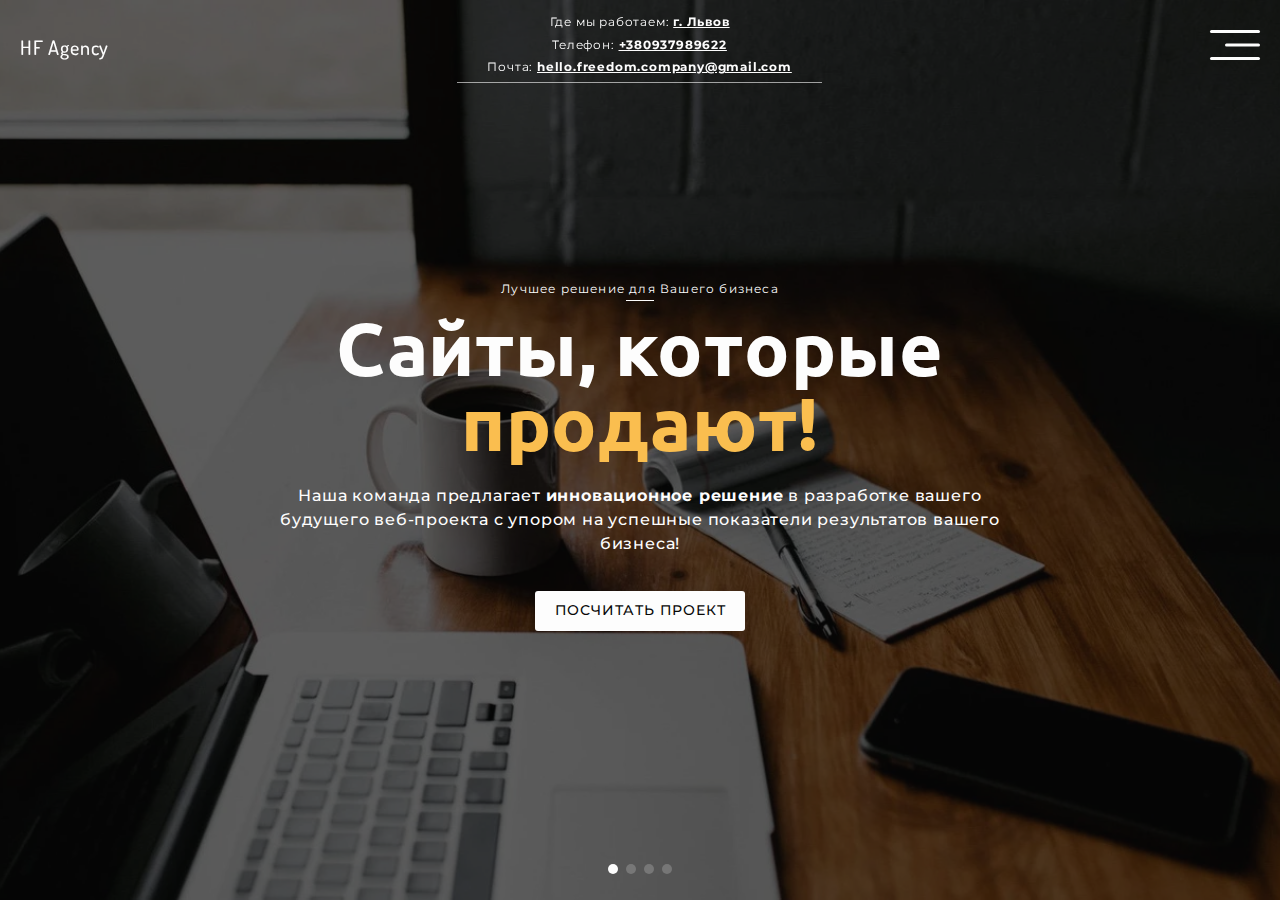
<file: index.html>
<!DOCTYPE html>
<html lang="ru">
<head>
   <meta charset="UTF-8">
   <meta http-equiv="X-UA-Compatible" content="IE=edge">
   <meta name="viewport" content="width=device-width, initial-scale=1.0">

   <link rel="stylesheet" href="assets/css/style.min.css">

   <link type="image/x-icon" rel="shortcut icon" href="./favicon.ico">

   <link type="image/png" sizes="16x16" rel="icon" href="./favicon-16x16.png">
   <link type="image/png" sizes="32x32" rel="icon" href="./favicon-32x32.png">
   <link type="image/png" sizes="96x96" rel="icon" href="./favicon-96x96.png">
   <link type="image/png" sizes="120x120" rel="icon" href="./favicon-120x120.png">
   <link type="image/png" sizes="192x192" rel="icon" href="./android-icon-192x192.png">

   <link sizes="57x57" rel="apple-touch-icon" href="./apple-touch-icon-57x57.png">
   <link sizes="60x60" rel="apple-touch-icon" href="./apple-touch-icon-60x60.png">
   <link sizes="72x72" rel="apple-touch-icon" href="./apple-touch-icon-72x72.png">
   <link sizes="76x76" rel="apple-touch-icon" href="./apple-touch-icon-76x76.png">
   <link sizes="114x114" rel="apple-touch-icon" href="./apple-touch-icon-114x114.png">
   <link sizes="120x120" rel="apple-touch-icon" href="./apple-touch-icon-120x120.png">
   <link sizes="144x144" rel="apple-touch-icon" href="./apple-touch-icon-144x144.png">
   <link sizes="152x152" rel="apple-touch-icon" href="./apple-touch-icon-152x152.png">
   <link sizes="180x180" rel="apple-touch-icon" href="./apple-touch-icon-180x180.png">

   <link color="#070d2d" rel="mask-icon" href="./safari-pinned-tab.svg">

   <meta name="theme-color" content="#ffffff">

   <meta name="robots" content="index, follow">

   <meta property="og:locale" content="ru_RU">
   <meta property="og:type" content="website">
   <meta property="og:title" content="Разработка сайтов под ключ. Агенция Hello Freedom">
   <meta property="og:description" content="Разработка веб-приложений любой сложности с упором на бизнес задачи клиента. Качественные и надежные веб-решения для вашего бизнеса.">
   <meta property="og:image" content="./og-image.jpg">
   <meta property="og:url" content="https://hello-freedom.com/">
   <meta property="og:site_name" content="Hello Freedom Agency">

   <meta name="Author" content='Hello Freedom Agency'>
   <meta name="Copyright" content='Hello Freedom Agency'>
   <meta name="Address" content='Lviv Sity'>

   <meta name="format-detection" content="telephone=no">

   <meta name="keywords" content="Сайты, разработка сайтов, веб-приложения, приложения, дизайн сайтов, программирование, landing-page"> 
   <meta name="description" content="✅Разработка сайтов. Быстрая и качественная разработка сайтов любой стожности.✅Разработка сайтов и веб-приложений в компании Hello Freedom.😍Качественные сайты и приложения. Лучшее решение для вашего бизнеса в разработке и создании сайтов и веб-приложений 💚">
   <title>HF Agency -Разработка сайтов под ключ | Заказать разработку сайта для вашего бизнеса</title>
</head>

<body>
   <div id="root" class="wrapper">
      <header class="header">
   <div class="header__container container">
      <div class="header__inner">
         <div class="header__side header__side--left">
            <div class="header__logo logo">
               <a class="logo__link" href="/">
                  HF Agency
               </a>
            </div>
         </div>
         <div class="header__side header__side--center">
            <div class="header__info header-info">
               <ul class="header-info__list">
                  <li class="header-info__work-sity">
                     <span>Где мы работаем</span>: <strong><a href="https://www.google.com/maps/place/Львов+Львовская+область/" target="_blank">г. Львов</a></strong>
                  </li>
                  <li class="header-info__work-tel">
                     <span>Телефон:</span> <strong><a href="tel:380937989622">+380937989622</a></strong>
                  </li>
                  <li class="header-info__work-mail">
                     <span>Почта:</span> <strong><a href="mailto:hello.freedom.company@gmail.com">hello.freedom.company@gmail.com</a></strong>
                  </li>
               </ul>
            </div>
         </div>
         <div class="header__side header__side--right">
            <div class="header__navigation navigation">
               <h4 class="navigation__title">Узнай о нас</h4>
               <ul class="navigation__items">
                  <li class="navigation__item">
                     <button class="navigation__link" data-popap-openclick='about'>
                        <span>О нас</span>
                     </button>
                  </li>
                  <li class="navigation__item">
                     <button class="navigation__link" data-popap-openclick='team'>
                        <span>Наша команда</span>
                     </button>
                  </li>
                  <li class="navigation__item">
                     <button class="navigation__link" data-popap-openclick='contacts'>
                        <span>Контакты</span>
                     </button>
                  </li>
               </ul>  
               <div class="navigation__info header-info">
                  <ul class="header-info__list">
                     <li class="header-info__work-tel">
                        <span>Телефон:</span> <strong><a href="tel:380937989622">+380937989622</a></strong>
                     </li>
                     <li class="header-info__work-mail">
                        <span>Почта:</span> <strong><a href="mailto:hello.freedom.company@gmail.com">hello.freedom.company@gmail.com</a></strong>
                     </li>
                  </ul>
               </div> 
               <div class="navigation__social social">
                  <ul class="social__items">
                     <li class="social__item">
                        <a class="social__link" href="#">
                           <img class="social__image" src="./assets/images/social/instagram.svg" alt="instagram">
                        </a>
                     </li>
                     <li class="social__item">
                        <a class="social__link" href="#">
                           <img class="social__image" src="./assets/images/social/telegram.svg" alt="telegram">
                        </a>
                     </li>
                     <li class="social__item">
                        <a class="social__link" href="#">
                           <img class="social__image" src="./assets/images/social/facebook.svg" alt="facebook">
                        </a>
                     </li>
                  </ul>
               </div>
            </div>
            <div class="header__menu-icon-wrapper">
               <div class="header__menu-icon menu-icon">
                  <span></span>
               </div>
            </div>
         </div>
      </div>   
   </div>
</header>
      <main class="page">
         <section class="page__welcome welcome">
   <div class="welcome__container swiper">
      <div class="welcome__inner swiper-wrapper">
         <div class="welcome__slide swiper-slide">
            <picture class="swiper-slide__image">
               <source type="image/webp" srcset="./assets/images/cover/slide-1.webp">
               <img src="./assets/images/cover/slide-1.jpg" alt="slide-1">
            </picture>
            <article class="swiper-slide__inner">
               <div class="swiper-slide__title title">
                  <h5 class="title__item">Лучшее решение для Вашего бизнеса</h5>
                  <h1 class="title__main">Сайты, которые <span>продают!</span></h1>
                  <p class="title__sub">
                     Наша команда предлагает <span>инновационное решение</span> в разработке вашего будущего веб-проекта с упором 
                     на успешные показатели результатов вашего бизнеса!
                  </p>
               </div>
               <div>
                  <a class="swiper-slide__button button" href="./forms/calculation.html" target="_blank">Посчитать проект</a>
               </div>
            </article>
         </div>
         <div class="welcome__slide swiper-slide">
            <picture class="swiper-slide__image">
               <source type="image/webp" srcset="./assets/images/cover/slide-2.webp">
               <img src="./assets/images/cover/slide-2.jpg" alt="slide-2">
            </picture>
            <article class="swiper-slide__inner">
               <div class="swiper-slide__title title">
                  <h5 class="title__item">&lt;Hello Freedom&gt;</h5>
                  <h2 class="title__main">Сайты, которые <span>анализируют</span></h2>
                  <p class="title__sub">
                     Наши сайты - это не просто красивая картинка на экране, это способ <span>привлечения потенциальных клиентов</span>
                     в ваш бизнес. Мы даем такую возможность. 
                  </p>
               </div>
               <div>
                  <a class="swiper-slide__button button" href="./forms/calculation.html" target="_blank">Посчитать проект</a>
               </div>
            </article>
         </div>
         <div class="welcome__slide swiper-slide">
            <picture class="swiper-slide__image">
               <source type="image/webp" srcset="./assets/images/cover/slide-3.webp">
               <img src="./assets/images/cover/slide-3.jpg" alt="slide-3">
            </picture>
            <article class="swiper-slide__inner">
               <div class="swiper-slide__title title">
                  <h5 class="title__item">Лучшее решение для Вашего бизнеса</h5>
                  <h2 class="title__main">Сайты, с упором на <span>бизнес-цели</span></h2>
                  <p class="title__sub">
                     Разработка сайта - это не конечный результат. Наша задача - достичь всех поставленных целей от 
                     клиента, что бы в последующем <span>результат приносил прибыль вашему бизнесу!</span>
                  </p>
               </div>
               <div>
                  <a class="swiper-slide__button button" href="./forms/calculation.html" target="_blank">Посчитать проект</a>
               </div>
            </article>
         </div>
         <div class="welcome__slide swiper-slide">
            <picture class="swiper-slide__image">
               <source type="image/webp" srcset="./assets/images/cover/slide-4.webp">
               <img src="./assets/images/cover/slide-4.jpg" alt="slide-4">
            </picture>
            <article class="swiper-slide__inner">
               <div class="swiper-slide__title title">
                  <h5 class="title__item">&lt;Hello Freedom&gt;</h5>
                  <h2 class="title__main">Оцифруй бизнес <span>прямо сейчас</span></h2>
                  <p class="title__sub">
                     Попробуйте ощутить все возможности работы с нашей командой специалистов.
                     Мы всегда открыты к диалогу и общению. Так же вы можете перейти по ссылке "Посчитать проект" 
                     для того, что бы мы <span>предоставили вам обратную связь по вашему веб-проекту</span> и оценили его стоимость
                  </p>
               </div>
               <div>
                  <a class="swiper-slide__button button" href="./forms/calculation.html" target="_blank">Посчитать проект</a>
               </div>
            </article>
         </div>
      </div>  
      <div class="swiper-pagination"></div>  
   </div>  
</section>
      </main>
      
      <div class="popap popap__about about" data-popap = 'about'>
   <div class="about__container container popap__container">
      <div class="about__inner popap__inner">
         <div class="about__content popap__content">
            <div class="about__title popap__title title">
               <h6 class="title__item">&lt;hello freedom&gt;</h6>
               <h3 class="title__main">О нас</h3>
               <p class="title__sub">
                  Мы - молодая команда специалистов в области разработки, дизайна, продвижения сайтов. Уже 2 года занимаемся
                  анализом проектов любой сложности и их разработкой. За нашей детельностью вы можете следить в соц. сетях, так же 
                  вы сможете там задавать вопросы, которые вас интересуют. Мы всегда готовы к общению и к новым предложениям.
               </p>
               <p class="title__sub">
                  Наша задача - это качество и результат. Разрабатываем мы с уклоном на удобность пользования сайтом вашим клиентом, а именно - 
                  адаптивная версия веб-приложения под мобильные телефоны, что очень важно. Так же под "капотом" наших сайтов находяться целые системы,
                  которые позволяют анализировать ваш бизнес, собирать базу потенциальных клиентов, обрабатывать заявки по продажам.
               </p>
               <p class="title__sub">
                  Делая выводы, можем смело сказать, что наши сайты - это лучшее решение для Вашего бизнеса! &#128525;
               </p>
            </div>
            <button class="about__popap-close popap__button-close" data-popap-closeclick = 'about'>
               <span>Вернуться на сайт</span>
            </button>
         </div>
      </div>
   </div>
</div>

<div class="popap popap__team team" data-popap = 'team'>
   <div class="team__container container popap__container">
      <div class="team__inner popap__inner">
         <div class="team__content popap__content">
            <div class="team__title popap__title title">
               <h6 class="title__item">&lt;hello freedom&gt;</h6>
               <h3 class="title__main">Наша команда</h3>
               <p class="title__sub">
                  Наша команда включает в себя спецалистов в области дизайна, разработки, аналитики и продвижения. 
                  Как показывает практика, это идеальное объединение специальностей, которое дает максимальный результат 
                  финальных показателей. &#128200;
               </p>
            </div>
            <button class="team__popap-close popap__button-close" data-popap-closeclick = 'team'>
               <span>Вернуться на сайт</span>
            </button>
         </div>
      </div>
   </div>
</div>

<div class="popap popap__contacts contacts" data-popap = 'contacts'>
   <div class="contacts__container container popap__container">
      <div class="contacts__inner popap__inner">
         <div class="contacts__content popap__content">
            <div class="contacts__title popap__title title">
               <h6 class="title__item">&lt;hello freedom&gt;</h6>
               <h3 class="title__main">Контакты</h3>
               <p class="title__sub">
                  Мы есть у всех популярных социальных сетях, так же с нами можно связаться по контактам, которые указаны
                  в шапке сайта. Мы всегда отвечаем на вопросы клиентов и будем рады увидеть именно ваше сообщение. &#128172;
               </p>
            </div>
            <div class="contacts__social social">
               <ul class="social__items">
                  <li class="social__item">
                     <a class="social__link" href="#">
                        <img class="social__image" src="./assets/images/social/instagram.svg" alt="instagram">
                     </a>
                  </li>
                  <li class="social__item">
                     <a class="social__link" href="#">
                        <img class="social__image" src="./assets/images/social/telegram.svg" alt="telegram">
                     </a>
                  </li>
                  <li class="social__item">
                     <a class="social__link" href="#">
                        <img class="social__image" src="./assets/images/social/facebook.svg" alt="facebook">
                     </a>
                  </li>
               </ul>
            </div>
            <button class="contacts__popap-close popap__button-close" data-popap-closeclick = 'contacts'>
               <span>Вернуться на сайт</span>
            </button>
         </div>
      </div>
   </div>
</div>
   </div>
<script src="assets/js/script.min.js"></script>
</body>
</html>
</file>
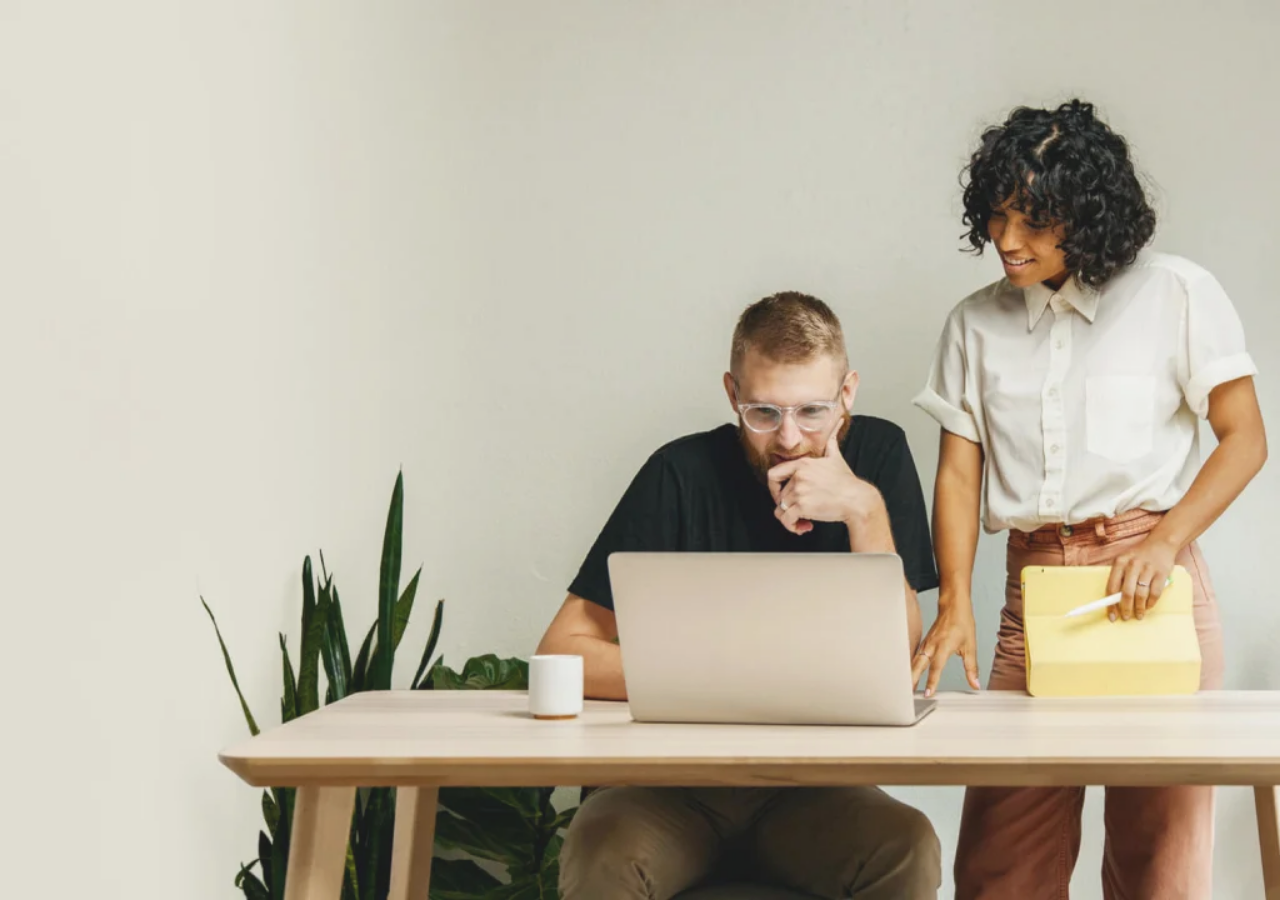
<file: forms/calculation.html>
<!DOCTYPE html>
<html>
<head>
   <meta charset="UTF-8">
   <meta http-equiv="X-UA-Compatible" content="IE=edge">
   <meta name="viewport" content="width=device-width, initial-scale=1.0">
   <link rel="stylesheet" href="../assets/css/style.min.css">
   <title>Расчет стоимости разработки веб-приложения</title>
</head>
<body>
   <div id="root" class="wrapper">
      <main class="page">
         <section class="page__calculation-forms calculation-forms">
            <picture class="calculation-forms__background">
               <source type="image/webp" srcset="../assets/images/cover/slide-3.webp">
               <img src="../assets/images/cover/slide-3.jpg" alt="background forms">
            </picture>
            <iframe src="https://docs.google.com/forms/d/e/1FAIpQLSfdeYeD_SB9FKFS1Pf39n2irpGhM75tlEjNvx8vxZ8kypeTrQ/viewform?embedded=true" width="100%" height="100%" frameborder="0" marginheight="0" marginwidth="0" style="position: relative; z-index: 50;">Загрузка…</iframe>
         </section>
      </main>
   </div>
   <script src="../assets/js/script.min.js"></script>
</body>
</html>
</file>
<file: assets/css/style.min.css>
@import url("https://fonts.googleapis.com/css2?family=Ubuntu:wght@500;700&display=swap");@import url("https://fonts.googleapis.com/css2?family=Montserrat:wght@400;500;700&display=swap");@import url("https://fonts.googleapis.com/css2?family=Dosis:wght@500&display=swap");@font-face{font-family:swiper-icons;src:url("data:application/font-woff;charset=utf-8;base64, [base64]//wADZ2x5ZgAAAywAAADMAAAD2MHtryVoZWFkAAABbAAAADAAAAA2E2+eoWhoZWEAAAGcAAAAHwAAACQC9gDzaG10eAAAAigAAAAZAAAArgJkABFsb2NhAAAC0AAAAFoAAABaFQAUGG1heHAAAAG8AAAAHwAAACAAcABAbmFtZQAAA/gAAAE5AAACXvFdBwlwb3N0AAAFNAAAAGIAAACE5s74hXjaY2BkYGAAYpf5Hu/j+W2+MnAzMYDAzaX6QjD6/4//Bxj5GA8AuRwMYGkAPywL13jaY2BkYGA88P8Agx4j+/8fQDYfA1AEBWgDAIB2BOoAeNpjYGRgYNBh4GdgYgABEMnIABJzYNADCQAACWgAsQB42mNgYfzCOIGBlYGB0YcxjYGBwR1Kf2WQZGhhYGBiYGVmgAFGBiQQkOaawtDAoMBQxXjg/wEGPcYDDA4wNUA2CCgwsAAAO4EL6gAAeNpj2M0gyAACqxgGNWBkZ2D4/wMA+xkDdgAAAHjaY2BgYGaAYBkGRgYQiAHyGMF8FgYHIM3DwMHABGQrMOgyWDLEM1T9/w8UBfEMgLzE////P/5//f/V/xv+r4eaAAeMbAxwIUYmIMHEgKYAYjUcsDAwsLKxc3BycfPw8jEQA/[base64]/uznmfPFBNODM2K7MTQ45YEAZqGP81AmGGcF3iPqOop0r1SPTaTbVkfUe4HXj97wYE+yNwWYxwWu4v1ugWHgo3S1XdZEVqWM7ET0cfnLGxWfkgR42o2PvWrDMBSFj/IHLaF0zKjRgdiVMwScNRAoWUoH78Y2icB/yIY09An6AH2Bdu/UB+yxopYshQiEvnvu0dURgDt8QeC8PDw7Fpji3fEA4z/PEJ6YOB5hKh4dj3EvXhxPqH/SKUY3rJ7srZ4FZnh1PMAtPhwP6fl2PMJMPDgeQ4rY8YT6Gzao0eAEA409DuggmTnFnOcSCiEiLMgxCiTI6Cq5DZUd3Qmp10vO0LaLTd2cjN4fOumlc7lUYbSQcZFkutRG7g6JKZKy0RmdLY680CDnEJ+UMkpFFe1RN7nxdVpXrC4aTtnaurOnYercZg2YVmLN/d/gczfEimrE/fs/bOuq29Zmn8tloORaXgZgGa78yO9/cnXm2BpaGvq25Dv9S4E9+5SIc9PqupJKhYFSSl47+Qcr1mYNAAAAeNptw0cKwkAAAMDZJA8Q7OUJvkLsPfZ6zFVERPy8qHh2YER+3i/BP83vIBLLySsoKimrqKqpa2hp6+jq6RsYGhmbmJqZSy0sraxtbO3sHRydnEMU4uR6yx7JJXveP7WrDycAAAAAAAH//wACeNpjYGRgYOABYhkgZgJCZgZNBkYGLQZtIJsFLMYAAAw3ALgAeNolizEKgDAQBCchRbC2sFER0YD6qVQiBCv/H9ezGI6Z5XBAw8CBK/m5iQQVauVbXLnOrMZv2oLdKFa8Pjuru2hJzGabmOSLzNMzvutpB3N42mNgZGBg4GKQYzBhYMxJLMlj4GBgAYow/P/PAJJhLM6sSoWKfWCAAwDAjgbRAAB42mNgYGBkAIIbCZo5IPrmUn0hGA0AO8EFTQAA") format("woff");font-weight:400;font-style:normal}:root{--swiper-theme-color:#007aff}.swiper-container{margin-left:auto;margin-right:auto;position:relative;overflow:hidden;list-style:none;padding:0;z-index:1}.swiper-container-vertical>.swiper-wrapper{-webkit-box-orient:vertical;-webkit-box-direction:normal;-ms-flex-direction:column;flex-direction:column}.swiper-wrapper{position:relative;width:100%;height:100%;z-index:1;display:-webkit-box;display:-ms-flexbox;display:flex;-webkit-transition-property:-webkit-transform;transition-property:-webkit-transform;-o-transition-property:transform;transition-property:transform;transition-property:transform, -webkit-transform;-webkit-box-sizing:content-box;box-sizing:content-box}.swiper-container-android .swiper-slide,.swiper-wrapper{-webkit-transform:translate3d(0px, 0, 0);transform:translate3d(0px, 0, 0)}.swiper-container-multirow>.swiper-wrapper{-ms-flex-wrap:wrap;flex-wrap:wrap}.swiper-container-multirow-column>.swiper-wrapper{-ms-flex-wrap:wrap;flex-wrap:wrap;-webkit-box-orient:vertical;-webkit-box-direction:normal;-ms-flex-direction:column;flex-direction:column}.swiper-container-free-mode>.swiper-wrapper{-webkit-transition-timing-function:ease-out;-o-transition-timing-function:ease-out;transition-timing-function:ease-out;margin:0 auto}.swiper-slide{-ms-flex-negative:0;flex-shrink:0;width:100%;height:100%;position:relative;-webkit-transition-property:-webkit-transform;transition-property:-webkit-transform;-o-transition-property:transform;transition-property:transform;transition-property:transform, -webkit-transform}.swiper-slide-invisible-blank{visibility:hidden}.swiper-container-autoheight,.swiper-container-autoheight .swiper-slide{height:auto}.swiper-container-autoheight .swiper-wrapper{-webkit-box-align:start;-ms-flex-align:start;align-items:flex-start;-webkit-transition-property:height,-webkit-transform;transition-property:height,-webkit-transform;-o-transition-property:transform,height;transition-property:transform,height;transition-property:transform,height,-webkit-transform}.swiper-container-3d{-webkit-perspective:1200px;perspective:1200px}.swiper-container-3d .swiper-cube-shadow,.swiper-container-3d .swiper-slide,.swiper-container-3d .swiper-slide-shadow-bottom,.swiper-container-3d .swiper-slide-shadow-left,.swiper-container-3d .swiper-slide-shadow-right,.swiper-container-3d .swiper-slide-shadow-top,.swiper-container-3d .swiper-wrapper{-webkit-transform-style:preserve-3d;transform-style:preserve-3d}.swiper-container-3d .swiper-slide-shadow-bottom,.swiper-container-3d .swiper-slide-shadow-left,.swiper-container-3d .swiper-slide-shadow-right,.swiper-container-3d .swiper-slide-shadow-top{position:absolute;left:0;top:0;width:100%;height:100%;pointer-events:none;z-index:10}.swiper-container-3d .swiper-slide-shadow-left{background-image:-webkit-gradient(linear, right top, left top, from(rgba(0,0,0,0.5)), to(rgba(0,0,0,0)));background-image:-o-linear-gradient(right, rgba(0,0,0,0.5), rgba(0,0,0,0));background-image:linear-gradient(to left, rgba(0,0,0,0.5), rgba(0,0,0,0))}.swiper-container-3d .swiper-slide-shadow-right{background-image:-webkit-gradient(linear, left top, right top, from(rgba(0,0,0,0.5)), to(rgba(0,0,0,0)));background-image:-o-linear-gradient(left, rgba(0,0,0,0.5), rgba(0,0,0,0));background-image:linear-gradient(to right, rgba(0,0,0,0.5), rgba(0,0,0,0))}.swiper-container-3d .swiper-slide-shadow-top{background-image:-webkit-gradient(linear, left bottom, left top, from(rgba(0,0,0,0.5)), to(rgba(0,0,0,0)));background-image:-o-linear-gradient(bottom, rgba(0,0,0,0.5), rgba(0,0,0,0));background-image:linear-gradient(to top, rgba(0,0,0,0.5), rgba(0,0,0,0))}.swiper-container-3d .swiper-slide-shadow-bottom{background-image:-webkit-gradient(linear, left top, left bottom, from(rgba(0,0,0,0.5)), to(rgba(0,0,0,0)));background-image:-o-linear-gradient(top, rgba(0,0,0,0.5), rgba(0,0,0,0));background-image:linear-gradient(to bottom, rgba(0,0,0,0.5), rgba(0,0,0,0))}.swiper-container-css-mode>.swiper-wrapper{overflow:auto;scrollbar-width:none;-ms-overflow-style:none}.swiper-container-css-mode>.swiper-wrapper::-webkit-scrollbar{display:none}.swiper-container-css-mode>.swiper-wrapper>.swiper-slide{scroll-snap-align:start start}.swiper-container-horizontal.swiper-container-css-mode>.swiper-wrapper{-webkit-scroll-snap-type:x mandatory;-ms-scroll-snap-type:x mandatory;scroll-snap-type:x mandatory}.swiper-container-vertical.swiper-container-css-mode>.swiper-wrapper{-webkit-scroll-snap-type:y mandatory;-ms-scroll-snap-type:y mandatory;scroll-snap-type:y mandatory}:root{--swiper-navigation-size:44px}.swiper-button-next,.swiper-button-prev{position:absolute;top:50%;width:calc(var(--swiper-navigation-size)/ 44 * 27);height:var(--swiper-navigation-size);margin-top:calc(-1 * var(--swiper-navigation-size)/ 2);z-index:10;cursor:pointer;display:-webkit-box;display:-ms-flexbox;display:flex;-webkit-box-align:center;-ms-flex-align:center;align-items:center;-webkit-box-pack:center;-ms-flex-pack:center;justify-content:center;color:var(--swiper-navigation-color, var(--swiper-theme-color))}.swiper-button-next.swiper-button-disabled,.swiper-button-prev.swiper-button-disabled{opacity:.35;cursor:auto;pointer-events:none}.swiper-button-next:after,.swiper-button-prev:after{font-family:swiper-icons;font-size:var(--swiper-navigation-size);text-transform:none !important;letter-spacing:0;text-transform:none;font-variant:initial;line-height:1}.swiper-button-prev,.swiper-container-rtl .swiper-button-next{left:10px;right:auto}.swiper-button-prev:after,.swiper-container-rtl .swiper-button-next:after{content:'prev'}.swiper-button-next,.swiper-container-rtl .swiper-button-prev{right:10px;left:auto}.swiper-button-next:after,.swiper-container-rtl .swiper-button-prev:after{content:'next'}.swiper-button-next.swiper-button-white,.swiper-button-prev.swiper-button-white{--swiper-navigation-color:#ffffff}.swiper-button-next.swiper-button-black,.swiper-button-prev.swiper-button-black{--swiper-navigation-color:#000000}.swiper-button-lock{display:none}.swiper-pagination{position:absolute;text-align:center;-webkit-transition:.3s opacity;-o-transition:.3s opacity;transition:.3s opacity;-webkit-transform:translate3d(0, 0, 0);transform:translate3d(0, 0, 0);z-index:10}.swiper-pagination.swiper-pagination-hidden{opacity:0}.swiper-container-horizontal>.swiper-pagination-bullets,.swiper-pagination-custom,.swiper-pagination-fraction{bottom:10px;left:0;width:100%}.swiper-pagination-bullets-dynamic{overflow:hidden;font-size:0}.swiper-pagination-bullets-dynamic .swiper-pagination-bullet{-webkit-transform:scale(0.33);-ms-transform:scale(0.33);transform:scale(0.33);position:relative}.swiper-pagination-bullets-dynamic .swiper-pagination-bullet-active{-webkit-transform:scale(1);-ms-transform:scale(1);transform:scale(1)}.swiper-pagination-bullets-dynamic .swiper-pagination-bullet-active-main{-webkit-transform:scale(1);-ms-transform:scale(1);transform:scale(1)}.swiper-pagination-bullets-dynamic .swiper-pagination-bullet-active-prev{-webkit-transform:scale(0.66);-ms-transform:scale(0.66);transform:scale(0.66)}.swiper-pagination-bullets-dynamic .swiper-pagination-bullet-active-prev-prev{-webkit-transform:scale(0.33);-ms-transform:scale(0.33);transform:scale(0.33)}.swiper-pagination-bullets-dynamic .swiper-pagination-bullet-active-next{-webkit-transform:scale(0.66);-ms-transform:scale(0.66);transform:scale(0.66)}.swiper-pagination-bullets-dynamic .swiper-pagination-bullet-active-next-next{-webkit-transform:scale(0.33);-ms-transform:scale(0.33);transform:scale(0.33)}.swiper-pagination-bullet{width:8px;height:8px;display:inline-block;border-radius:100%;background:#000;opacity:.2}button.swiper-pagination-bullet{border:none;margin:0;padding:0;-webkit-box-shadow:none;box-shadow:none;-webkit-appearance:none;-moz-appearance:none;appearance:none}.swiper-pagination-clickable .swiper-pagination-bullet{cursor:pointer}.swiper-pagination-bullet-active{opacity:1;background:var(--swiper-pagination-color, var(--swiper-theme-color))}.swiper-container-vertical>.swiper-pagination-bullets{right:10px;top:50%;-webkit-transform:translate3d(0px, -50%, 0);transform:translate3d(0px, -50%, 0)}.swiper-container-vertical>.swiper-pagination-bullets .swiper-pagination-bullet{margin:6px 0;display:block}.swiper-container-vertical>.swiper-pagination-bullets.swiper-pagination-bullets-dynamic{top:50%;-webkit-transform:translateY(-50%);-ms-transform:translateY(-50%);transform:translateY(-50%);width:8px}.swiper-container-vertical>.swiper-pagination-bullets.swiper-pagination-bullets-dynamic .swiper-pagination-bullet{display:inline-block;-webkit-transition:.2s transform,.2s top;-o-transition:.2s transform,.2s top;transition:.2s transform,.2s top}.swiper-container-horizontal>.swiper-pagination-bullets .swiper-pagination-bullet{margin:0 4px}.swiper-container-horizontal>.swiper-pagination-bullets.swiper-pagination-bullets-dynamic{left:50%;-webkit-transform:translateX(-50%);-ms-transform:translateX(-50%);transform:translateX(-50%);white-space:nowrap}.swiper-container-horizontal>.swiper-pagination-bullets.swiper-pagination-bullets-dynamic .swiper-pagination-bullet{-webkit-transition:.2s transform,.2s left;-o-transition:.2s transform,.2s left;transition:.2s transform,.2s left}.swiper-container-horizontal.swiper-container-rtl>.swiper-pagination-bullets-dynamic .swiper-pagination-bullet{-webkit-transition:.2s transform,.2s right;-o-transition:.2s transform,.2s right;transition:.2s transform,.2s right}.swiper-pagination-progressbar{background:rgba(0,0,0,0.25);position:absolute}.swiper-pagination-progressbar .swiper-pagination-progressbar-fill{background:var(--swiper-pagination-color, var(--swiper-theme-color));position:absolute;left:0;top:0;width:100%;height:100%;-webkit-transform:scale(0);-ms-transform:scale(0);transform:scale(0);-webkit-transform-origin:left top;-ms-transform-origin:left top;transform-origin:left top}.swiper-container-rtl .swiper-pagination-progressbar .swiper-pagination-progressbar-fill{-webkit-transform-origin:right top;-ms-transform-origin:right top;transform-origin:right top}.swiper-container-horizontal>.swiper-pagination-progressbar,.swiper-container-vertical>.swiper-pagination-progressbar.swiper-pagination-progressbar-opposite{width:100%;height:4px;left:0;top:0}.swiper-container-horizontal>.swiper-pagination-progressbar.swiper-pagination-progressbar-opposite,.swiper-container-vertical>.swiper-pagination-progressbar{width:4px;height:100%;left:0;top:0}.swiper-pagination-white{--swiper-pagination-color:#ffffff}.swiper-pagination-black{--swiper-pagination-color:#000000}.swiper-pagination-lock{display:none}.swiper-scrollbar{border-radius:10px;position:relative;-ms-touch-action:none;background:rgba(0,0,0,0.1)}.swiper-container-horizontal>.swiper-scrollbar{position:absolute;left:1%;bottom:3px;z-index:50;height:5px;width:98%}.swiper-container-vertical>.swiper-scrollbar{position:absolute;right:3px;top:1%;z-index:50;width:5px;height:98%}.swiper-scrollbar-drag{height:100%;width:100%;position:relative;background:rgba(0,0,0,0.5);border-radius:10px;left:0;top:0}.swiper-scrollbar-cursor-drag{cursor:move}.swiper-scrollbar-lock{display:none}.swiper-zoom-container{width:100%;height:100%;display:-webkit-box;display:-ms-flexbox;display:flex;-webkit-box-pack:center;-ms-flex-pack:center;justify-content:center;-webkit-box-align:center;-ms-flex-align:center;align-items:center;text-align:center}.swiper-zoom-container>canvas,.swiper-zoom-container>img,.swiper-zoom-container>svg{max-width:100%;max-height:100%;-o-object-fit:contain;object-fit:contain}.swiper-slide-zoomed{cursor:move}.swiper-lazy-preloader{width:42px;height:42px;position:absolute;left:50%;top:50%;margin-left:-21px;margin-top:-21px;z-index:10;-webkit-transform-origin:50%;-ms-transform-origin:50%;transform-origin:50%;-webkit-animation:swiper-preloader-spin 1s infinite linear;animation:swiper-preloader-spin 1s infinite linear;-webkit-box-sizing:border-box;box-sizing:border-box;border:4px solid var(--swiper-preloader-color, var(--swiper-theme-color));border-radius:50%;border-top-color:transparent}.swiper-lazy-preloader-white{--swiper-preloader-color:#fff}.swiper-lazy-preloader-black{--swiper-preloader-color:#000}@-webkit-keyframes swiper-preloader-spin{100%{-webkit-transform:rotate(360deg);transform:rotate(360deg)}}@keyframes swiper-preloader-spin{100%{-webkit-transform:rotate(360deg);transform:rotate(360deg)}}.swiper-container .swiper-notification{position:absolute;left:0;top:0;pointer-events:none;opacity:0;z-index:-1000}.swiper-container-fade.swiper-container-free-mode .swiper-slide{-webkit-transition-timing-function:ease-out;-o-transition-timing-function:ease-out;transition-timing-function:ease-out}.swiper-container-fade .swiper-slide{pointer-events:none;-webkit-transition-property:opacity;-o-transition-property:opacity;transition-property:opacity}.swiper-container-fade .swiper-slide .swiper-slide{pointer-events:none}.swiper-container-fade .swiper-slide-active,.swiper-container-fade .swiper-slide-active .swiper-slide-active{pointer-events:auto}.swiper-container-cube{overflow:visible}.swiper-container-cube .swiper-slide{pointer-events:none;-webkit-backface-visibility:hidden;backface-visibility:hidden;z-index:1;visibility:hidden;-webkit-transform-origin:0 0;-ms-transform-origin:0 0;transform-origin:0 0;width:100%;height:100%}.swiper-container-cube .swiper-slide .swiper-slide{pointer-events:none}.swiper-container-cube.swiper-container-rtl .swiper-slide{-webkit-transform-origin:100% 0;-ms-transform-origin:100% 0;transform-origin:100% 0}.swiper-container-cube .swiper-slide-active,.swiper-container-cube .swiper-slide-active .swiper-slide-active{pointer-events:auto}.swiper-container-cube .swiper-slide-active,.swiper-container-cube .swiper-slide-next,.swiper-container-cube .swiper-slide-next+.swiper-slide,.swiper-container-cube .swiper-slide-prev{pointer-events:auto;visibility:visible}.swiper-container-cube .swiper-slide-shadow-bottom,.swiper-container-cube .swiper-slide-shadow-left,.swiper-container-cube .swiper-slide-shadow-right,.swiper-container-cube .swiper-slide-shadow-top{z-index:0;-webkit-backface-visibility:hidden;backface-visibility:hidden}.swiper-container-cube .swiper-cube-shadow{position:absolute;left:0;bottom:0px;width:100%;height:100%;background:#000;opacity:.6;-webkit-filter:blur(50px);filter:blur(50px);z-index:0}.swiper-container-flip{overflow:visible}.swiper-container-flip .swiper-slide{pointer-events:none;-webkit-backface-visibility:hidden;backface-visibility:hidden;z-index:1}.swiper-container-flip .swiper-slide .swiper-slide{pointer-events:none}.swiper-container-flip .swiper-slide-active,.swiper-container-flip .swiper-slide-active .swiper-slide-active{pointer-events:auto}.swiper-container-flip .swiper-slide-shadow-bottom,.swiper-container-flip .swiper-slide-shadow-left,.swiper-container-flip .swiper-slide-shadow-right,.swiper-container-flip .swiper-slide-shadow-top{z-index:0;-webkit-backface-visibility:hidden;backface-visibility:hidden}*{padding:0;margin:0;border:0}*,*:before,*:after{-webkit-box-sizing:border-box;box-sizing:border-box}:focus,:active{outline:none}a:focus,a:active{outline:none}nav,footer,header,aside{display:block}html,body{height:100%;width:100%;font-size:100%;line-height:1;font-size:14px;-ms-text-size-adjust:100%;-moz-text-size-adjust:100%;-webkit-text-size-adjust:100%}input,button,textarea{font-family:inherit}input::-ms-clear{display:none}button{cursor:pointer;background:none}button::-moz-focus-inner{padding:0;border:0}a,a:visited{text-decoration:none;color:inherit;display:inline-block;color:inherit}a:hover{text-decoration:none}ul li{list-style:none}img{vertical-align:top}h1,h2,h3,h4,h5,h6{font-size:inherit;font-weight:inherit}body{font-family:"Montserrat",sans-serif;font-size:14px;font-weight:400;color:#080808;line-height:140%;letter-spacing:.8px}body._frozen{overflow:hidden}#root{max-width:100%;min-height:100%;position:relative;overflow:hidden;display:-webkit-box;display:-ms-flexbox;display:flex;-webkit-box-orient:vertical;-webkit-box-direction:normal;-ms-flex-direction:column;flex-direction:column}.container{max-width:1330px;margin:0 auto;padding:0 20px}.page{-webkit-box-flex:1;-ms-flex:1 1 auto;flex:1 1 auto}.navigation{position:fixed;z-index:200;top:0;right:0;width:280px;-webkit-transform:translate(100%, 0);-ms-transform:translate(100%, 0);transform:translate(100%, 0);-webkit-transition-duration:250ms;-o-transition-duration:250ms;transition-duration:250ms;color:#fdfdfd;padding:33px 30px 10px 20px;opacity:0}.navigation .header-info{display:none}.navigation._active{-webkit-transform:translate(0, 0);-ms-transform:translate(0, 0);transform:translate(0, 0);opacity:1}.navigation__title{font-size:32px;font-family:"Ubuntu",sans-serif;font-weight:700;margin-bottom:15px;color:#fdfdfd;text-shadow:3px 3px 5px rgba(250,190,79,0.4)}.navigation__items{padding:10px 0;display:-webkit-box;display:-ms-flexbox;display:flex;-webkit-box-orient:vertical;-webkit-box-direction:normal;-ms-flex-direction:column;flex-direction:column;-webkit-box-align:start;-ms-flex-align:start;align-items:flex-start;overflow:auto}.navigation__item{margin-bottom:10px;font-size:18px;font-weight:500}.navigation__item:last-child{margin-bottom:0}.navigation__link{padding:5px 0 5px 0;position:relative;color:#fdfdfd}.navigation__link::after{content:'';position:absolute;top:105%;left:0;width:0;background-color:#fdfdfd;height:1px;-webkit-transition-duration:250ms;-o-transition-duration:250ms;transition-duration:250ms}.navigation__link:hover::after{width:100%}@media (max-width: 1190px){.navigation{background-color:rgba(8,8,8,0.9)}}@media (max-width: 768px){.navigation__items{margin-bottom:15px}.navigation .header-info{display:block;border-bottom:none;padding:0}.navigation .header-info__list{text-align:left}.navigation .header-info li{margin-bottom:10px;display:-webkit-box;display:-ms-flexbox;display:flex;-webkit-box-orient:vertical;-webkit-box-direction:normal;-ms-flex-direction:column;flex-direction:column}}.logo{position:relative;z-index:5}.logo__link{display:block;font-family:'Dosis', sans-serif;font-size:20px;font-weight:500;position:relative}.button{padding:10px 20px;background-color:#fdfdfd;color:#080808;text-transform:uppercase;-webkit-transition-duration:250ms;-o-transition-duration:250ms;transition-duration:250ms;border-radius:3px;font-weight:500}.button:hover{background-color:#fabe4f;-webkit-transform:translate(0px, -2px);-ms-transform:translate(0px, -2px);transform:translate(0px, -2px);-webkit-box-shadow:0 4px 6px rgba(253,253,253,0.3);box-shadow:0 4px 6px rgba(253,253,253,0.3)}.title__item{font-size:12px;position:relative;margin-bottom:10px;letter-spacing:1.2px}.title__item::after{content:'';position:absolute;top:107%;left:50%;-webkit-transform:translate(-50%, 0);-ms-transform:translate(-50%, 0);transform:translate(-50%, 0);width:28px;height:1px;background-color:#fdfdfd}.title__main{font-family:"Ubuntu",sans-serif;font-weight:700;font-size:75px;color:#fdfdfd;line-height:100%;max-width:700px;margin:0 auto;margin-bottom:25px}.title__main span{color:#fabe4f}.title__sub{font-size:16px;line-height:150%;max-width:720px;font-weight:500;margin-bottom:18px}.title__sub:last-child{margin-bottom:0}.title__sub span{font-weight:700}@media (max-width: 768px){.title__main{font-size:50px;max-width:500px}.title__sub{font-size:14px}}@media (max-width: 560px){.title__main{font-size:40px}.title__sub{font-size:14px}}.social__items{display:-webkit-box;display:-ms-flexbox;display:flex;-webkit-box-align:center;-ms-flex-align:center;align-items:center;padding:20px 0}.social__item{margin-left:5px}.social__item:first-child{margin-left:0}.social__link{display:block;width:45px;height:45px;padding:8px;border-radius:50%;-webkit-transition-duration:250ms;-o-transition-duration:250ms;transition-duration:250ms}.social__link:hover{background-color:rgba(253,253,253,0.1)}.social__image{width:100%}.menu-icon{height:30px;width:50px;position:relative;z-index:300;cursor:pointer;-webkit-transition-duration:250ms;-o-transition-duration:250ms;transition-duration:250ms}.menu-icon span,.menu-icon::before,.menu-icon::after{position:absolute;right:0;width:100%;height:10%;border-radius:3px;background-color:#fdfdfd;-webkit-transition-duration:300ms;-o-transition-duration:300ms;transition-duration:300ms}.menu-icon::before,.menu-icon::after{content:''}.menu-icon::before{top:0}.menu-icon::after{bottom:0}.menu-icon span{top:50%;-webkit-transform:translate(0, -50%) scale(1);-ms-transform:translate(0, -50%) scale(1);transform:translate(0, -50%) scale(1);width:70%;-webkit-transition-duration:250ms;-o-transition-duration:250ms;transition-duration:250ms}.menu-icon:hover span{width:100%}.menu-icon._active{-webkit-transform:translate(0%, 0);-ms-transform:translate(0%, 0);transform:translate(0%, 0)}.menu-icon._active::after,.menu-icon._active::before,.menu-icon._active span{background-color:#fdfdfd}.menu-icon._active::before{top:50%;-webkit-transform:translate(0, -50%) rotate(-45deg);-ms-transform:translate(0, -50%) rotate(-45deg);transform:translate(0, -50%) rotate(-45deg);width:60%}.menu-icon._active::after{bottom:50%;-webkit-transform:translate(0, 50%) rotate(45deg);-ms-transform:translate(0, 50%) rotate(45deg);transform:translate(0, 50%) rotate(45deg);width:60%}.menu-icon._active span{-webkit-transform:translate(0, -50%) scale(0);-ms-transform:translate(0, -50%) scale(0);transform:translate(0, -50%) scale(0)}@media (max-width: 768px){.menu-icon{-webkit-transform:translate(10px, -18px);-ms-transform:translate(10px, -18px);transform:translate(10px, -18px);height:20px;width:30px}.menu-icon._active{-webkit-transform:translate(10px, -18px);-ms-transform:translate(10px, -18px);transform:translate(10px, -18px)}}.header{position:fixed;width:100%;z-index:100;-webkit-transition-duration:250ms;-o-transition-duration:250ms;transition-duration:250ms}.header._scroll{background-color:rgba(8,8,8,0.8)}.header__inner{padding:12px 0px;display:-webkit-box;display:-ms-flexbox;display:flex;-webkit-box-pack:justify;-ms-flex-pack:justify;justify-content:space-between;-webkit-box-align:center;-ms-flex-align:center;align-items:center;color:#fdfdfd}.header__info{margin-left:-90px}.header__menu-icon-wrapper{position:absolute;top:30px;right:20px}.header-info{padding:0 30px 5px;border-bottom:1px solid rgba(253,253,253,0.6)}.header-info__list{text-align:center;font-size:12px}.header-info__list li{margin-bottom:3px}.header-info__list li:last-child{margin-bottom:0}.header-info__list li a{text-decoration:underline;-webkit-transition-duration:250ms;-o-transition-duration:250ms;transition-duration:250ms}.header-info__list li a:hover{color:#06c1ff}@media (max-width: 768px){.header__info{display:none}}.welcome__slide::after{content:'';position:absolute;top:0;left:0;bottom:0;right:0;background:rgba(8,8,8,0.65);z-index:9}.swiper-slide{position:relative}.swiper-slide__inner{min-height:100vh;display:-webkit-box;display:-ms-flexbox;display:flex;-webkit-box-orient:vertical;-webkit-box-direction:normal;-ms-flex-direction:column;flex-direction:column;-webkit-box-pack:center;-ms-flex-pack:center;justify-content:center;-webkit-box-align:center;-ms-flex-align:center;align-items:center;position:relative;padding:105px 30px 95px;z-index:10;text-align:center}.swiper-slide__image{position:absolute;top:0;left:0;bottom:0;right:0}.swiper-slide__image img,.swiper-slide__image source{width:100%;height:100%;-o-object-fit:cover;object-fit:cover;-o-object-position:center;object-position:center}.swiper-slide__title{position:relative;margin-bottom:35px;color:#fdfdfd}.swiper-slide__button{color:#080808}.swiper-pagination{bottom:20px !important}.swiper-pagination span{width:10px;height:10px;background-color:#fdfdfd}@media (max-width: 560px){.swiper-slide__inner{-webkit-box-pack:start;-ms-flex-pack:start;justify-content:flex-start;padding:70px 20px 80px}}.popap{position:fixed;top:0;left:0;width:100%;height:100%;background-color:rgba(8,8,8,0.95);z-index:500;color:#fdfdfd;text-align:center;opacity:0;visibility:hidden;-webkit-transition-duration:700ms;-o-transition-duration:700ms;transition-duration:700ms;overflow:auto}.popap__container{height:100%}.popap__inner{height:100%;display:-webkit-box;display:-ms-flexbox;display:flex;-webkit-box-pack:center;-ms-flex-pack:center;justify-content:center;-webkit-box-align:center;-ms-flex-align:center;align-items:center}.popap__content{padding:40px 20px;display:-webkit-box;display:-ms-flexbox;display:flex;-webkit-box-orient:vertical;-webkit-box-direction:normal;-ms-flex-direction:column;flex-direction:column;-webkit-box-align:center;-ms-flex-align:center;align-items:center}.popap.open{visibility:visible;opacity:1}.popap__button-close{color:#080808;padding:8px 15px;-webkit-transition-duration:350ms;-o-transition-duration:350ms;transition-duration:350ms;margin-top:30px;font-size:16px;background-color:#fdfdfd;border-radius:1px;position:relative}.popap__button-close::after{content:'';position:absolute;width:100%;height:100%;border-right:1px solid #fdfdfd;border-bottom:1px solid #fdfdfd;top:4px;left:4px;-webkit-transition-duration:250ms;-o-transition-duration:250ms;transition-duration:250ms}@media (min-width: 768px){.popap__button-close:hover{opacity:0.9}.popap__button-close:hover::after{opacity:0}}@media (max-width: 1440px){.popap__inner{-webkit-box-align:start;-ms-flex-align:start;align-items:flex-start}}.calculation-forms{height:100vh}.calculation-forms__background{position:fixed;top:0;left:0;right:0;bottom:0;opacity:0.9}.calculation-forms__background img,.calculation-forms__background source{width:100%;height:100%;-o-object-fit:cover;object-fit:cover;-o-object-position:center;object-position:center}.calculation-forms__background iframe{height:100%}
</file>
